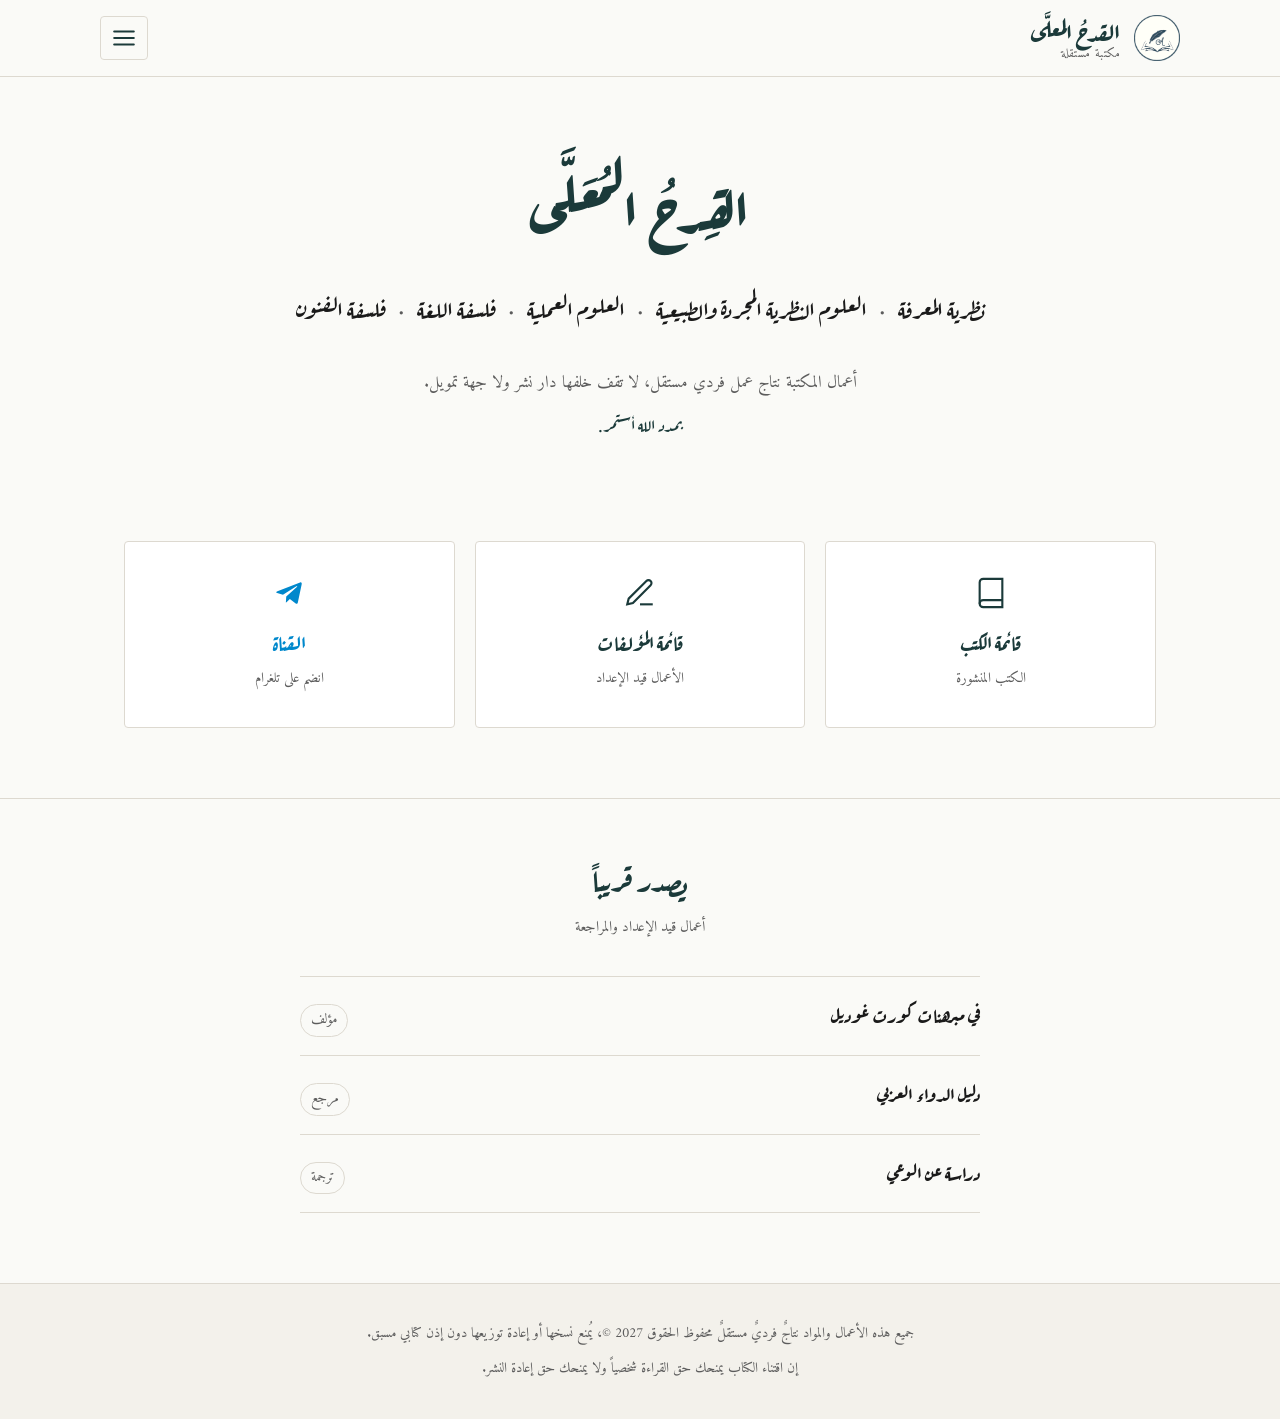
<file: index.html>
<!DOCTYPE html>
<html lang="ar" dir="rtl">
<head>
<meta charset="UTF-8">
<meta name="viewport" content="width=device-width, initial-scale=1.0">
<title>القدحُ المعلَّى — مكتبة مستقلة</title>
<link rel="preconnect" href="https://fonts.googleapis.com">
<link rel="preconnect" href="https://fonts.gstatic.com" crossorigin>
<link href="https://fonts.googleapis.com/css2?family=Aref+Ruqaa:wght@400;700&family=Amiri:wght@400;700&display=swap" rel="stylesheet">
<link rel="stylesheet" href="style.css">
</head>
<body>

<header class="site-header">
  <div class="container header-inner">
    <a href="index.html" class="brand">
      <img src="logo.png" alt="شعار المكتبة" class="logo"
           onerror="this.style.display='none'; this.nextElementSibling.style.display='block';">
      <svg class="logo" style="display:none;" viewBox="0 0 100 100" fill="none" aria-hidden="true">
        <circle cx="50" cy="50" r="46" stroke="currentColor" stroke-width="2.5"/>
        <path d="M50 24 L66 52 L57 52 L57 76 L43 76 L43 52 L34 52 Z" fill="currentColor"/>
      </svg>
      <div class="brand-text">
        <span class="brand-name">القدحُ المعلَّى</span>
        <span class="brand-sub">مكتبة مستقلة</span>
      </div>
    </a>
    <button class="menu-toggle" aria-label="القائمة" onclick="document.getElementById('menuDropdown').classList.toggle('open')">
      <svg width="26" height="26" viewBox="0 0 24 24" fill="none" stroke="currentColor" stroke-width="2" stroke-linecap="round">
        <line x1="3" y1="6" x2="21" y2="6"/><line x1="3" y1="12" x2="21" y2="12"/><line x1="3" y1="18" x2="21" y2="18"/>
      </svg>
    </button>
  </div>
  <div class="menu-dropdown" id="menuDropdown">
    <a href="index.html">الرئيسية</a>
    <a href="books.html">الكتب</a>
    <a href="articles.html">المقالات</a>
    <a href="about.html">عن المكتبة</a>
  </div>
</header>

<main>
  <section class="hero">
    <div class="container">
      <h1 class="hero-title">القِدحُ المُعَلَّى</h1>
      <p class="hero-topics">
        نظرية المعرفة <span class="sep">·</span>
        العلوم النظرية المجردة والطبيعية <span class="sep">·</span>
        العلوم العملية <span class="sep">·</span>
        فلسفة اللغة <span class="sep">·</span>
        فلسفة الفنون
      </p>
      <div class="hero-note">
        <p>أعمال المكتبة نتاج عمل فردي مستقل، لا تقف خلفها دار نشر ولا جهة تمويل.</p>
        <span class="blessing">بمدد الله أستمر.</span>
      </div>
    </div>
  </section>

  <div class="container">
    <div class="quick-cards">
      <a href="books.html" class="quick-card">
        <svg class="icon" viewBox="0 0 24 24" fill="none" stroke="currentColor" stroke-width="1.5">
          <path d="M4 19.5A2.5 2.5 0 0 1 6.5 17H20"/>
          <path d="M6.5 2H20v20H6.5A2.5 2.5 0 0 1 4 19.5v-15A2.5 2.5 0 0 1 6.5 2z"/>
        </svg>
        <span class="card-label">قائمة الكتب</span>
        <span class="card-desc">الكتب المنشورة</span>
      </a>
      <a href="books.html" class="quick-card">
        <svg class="icon" viewBox="0 0 24 24" fill="none" stroke="currentColor" stroke-width="1.5">
          <path d="M12 20h9"/>
          <path d="M16.5 3.5a2.121 2.121 0 0 1 3 3L7 19l-4 1 1-4L16.5 3.5z"/>
        </svg>
        <span class="card-label">قائمة المؤلفات</span>
        <span class="card-desc">الأعمال قيد الإعداد</span>
      </a>
      <a href="https://t.me/BlessedArrowlibrary" target="_blank" rel="noopener" class="quick-card telegram">
        <svg class="icon" viewBox="0 0 24 24" fill="currentColor">
          <path d="M9.78 18.65l.28-4.23 7.68-6.92c.34-.31-.07-.46-.52-.19L7.74 13.3 3.64 12c-.88-.25-.89-.86.2-1.3l15.97-6.16c.73-.33 1.43.18 1.15 1.3l-2.72 12.81c-.19.91-.74 1.13-1.5.71L12.6 16.3l-1.99 1.93c-.23.23-.42.42-.83.42z"/>
        </svg>
        <span class="card-label">القناة</span>
        <span class="card-desc">انضم على تلغرام</span>
      </a>
    </div>
  </div>

  <section class="upcoming">
    <div class="container">
      <h2 class="section-title">يصدر قريباً</h2>
      <p class="section-subtitle">أعمال قيد الإعداد والمراجعة</p>
      <div class="upcoming-list">
        <div class="upcoming-item">
          <span class="upcoming-title">في مبرهنات كورت غوديل</span>
          <span class="upcoming-type">مؤلف</span>
        </div>
        <div class="upcoming-item">
          <span class="upcoming-title">دليل الدواء العربي</span>
          <span class="upcoming-type">مرجع</span>
        </div>
        <div class="upcoming-item">
          <span class="upcoming-title">دراسة عن الوعي</span>
          <span class="upcoming-type">ترجمة</span>
        </div>
      </div>
    </div>
  </section>
</main>

<footer class="site-footer">
  <div class="container">
    <div class="footer-text">
      <p>جميع هذه الأعمال والمواد نتاجٌ فرديٌ مستقلٌ محفوظ الحقوق 2027 ©، يُمنع نسخها أو إعادة توزيعها دون إذن كتابي مسبق.</p>
      <p>إن اقتناء الكتاب يمنحك حق القراءة شخصياً ولا يمنحك حق إعادة النشر.</p>
    </div>
  </div>
</footer>

</body>
  </html>
</file>
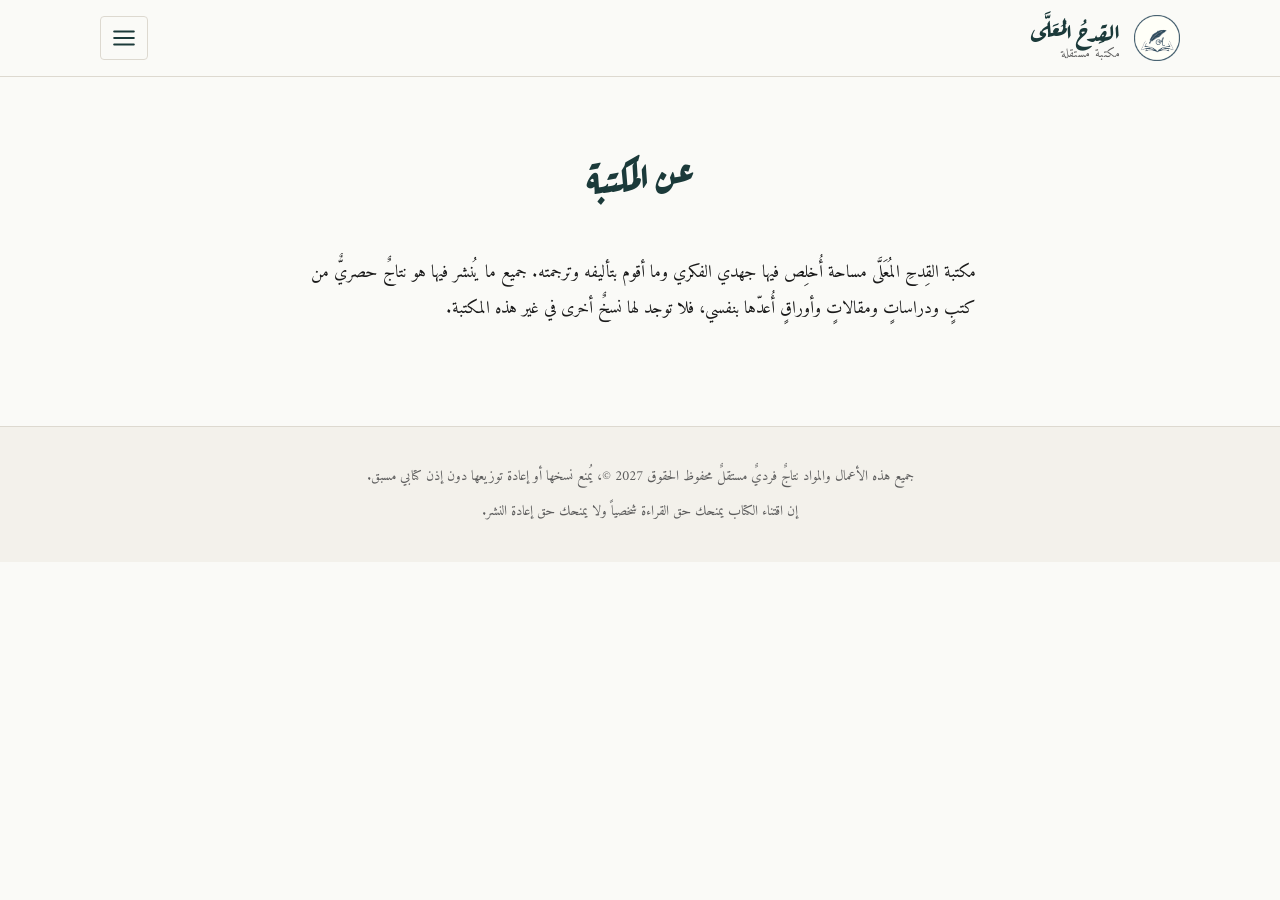
<file: about.html>
<!DOCTYPE html>
<html lang="ar" dir="rtl">
<head>
<meta charset="UTF-8">
<meta name="viewport" content="width=device-width, initial-scale=1.0">
<title>عن المكتبة — القِدحُ المُعَلَّى</title>
<link rel="preconnect" href="https://fonts.googleapis.com">
<link rel="preconnect" href="https://fonts.gstatic.com" crossorigin>
<link href="https://fonts.googleapis.com/css2?family=Aref+Ruqaa:wght@400;700&family=Amiri:wght@400;700&display=swap" rel="stylesheet">
<link rel="stylesheet" href="style.css">
</head>
<body>

<header class="site-header">
  <div class="container header-inner">
    <a href="index.html" class="brand">
      <img src="logo.png" alt="شعار المكتبة" class="logo"
           onerror="this.style.display='none'; this.nextElementSibling.style.display='block';">
      <svg class="logo" style="display:none;" viewBox="0 0 100 100" fill="none" aria-hidden="true">
        <circle cx="50" cy="50" r="46" stroke="currentColor" stroke-width="2.5"/>
        <path d="M50 24 L66 52 L57 52 L57 76 L43 76 L43 52 L34 52 Z" fill="currentColor"/>
      </svg>
      <div class="brand-text">
        <span class="brand-name">القِدحُ المُعَلَّى</span>
        <span class="brand-sub">مكتبة مستقلة</span>
      </div>
    </a>
    <button class="menu-toggle" aria-label="القائمة" onclick="document.getElementById('menuDropdown').classList.toggle('open')">
      <svg width="26" height="26" viewBox="0 0 24 24" fill="none" stroke="currentColor" stroke-width="2" stroke-linecap="round">
        <line x1="3" y1="6" x2="21" y2="6"/><line x1="3" y1="12" x2="21" y2="12"/><line x1="3" y1="18" x2="21" y2="18"/>
      </svg>
    </button>
  </div>
  <div class="menu-dropdown" id="menuDropdown">
    <a href="index.html">الرئيسية</a>
    <a href="books.html">الكتب</a>
    <a href="articles.html">المقالات</a>
    <a href="about.html">عن المكتبة</a>
  </div>
</header>

<main>
  <div class="about-page">
    <h1 class="page-title" style="text-align:center;margin-bottom:40px;">عن المكتبة</h1>
    <div class="about-content">
      <p>مكتبة القِدحِ المُعَلَّى مساحة أُخلِص فيها جهدي الفكري وما أقوم بتأليفه وترجمته. جميع ما يُنشر فيها هو نتاجٌ حصريٌّ من كتبٍ ودراساتٍ ومقالاتٍ وأوراقٍ أُعدّها بنفسي، فلا توجد لها نسخٌ أخرى في غير هذه المكتبة.</p>
    </div>
  </div>
</main>

<footer class="site-footer">
  <div class="container">
    <div class="footer-text">
      <p>جميع هذه الأعمال والمواد نتاجٌ فرديٌ مستقلٌ محفوظ الحقوق 2027 ©، يُمنع نسخها أو إعادة توزيعها دون إذن كتابي مسبق.</p>
      <p>إن اقتناء الكتاب يمنحك حق القراءة شخصياً ولا يمنحك حق إعادة النشر.</p>
    </div>
  </div>
</footer>

</body>
</html>
</file>
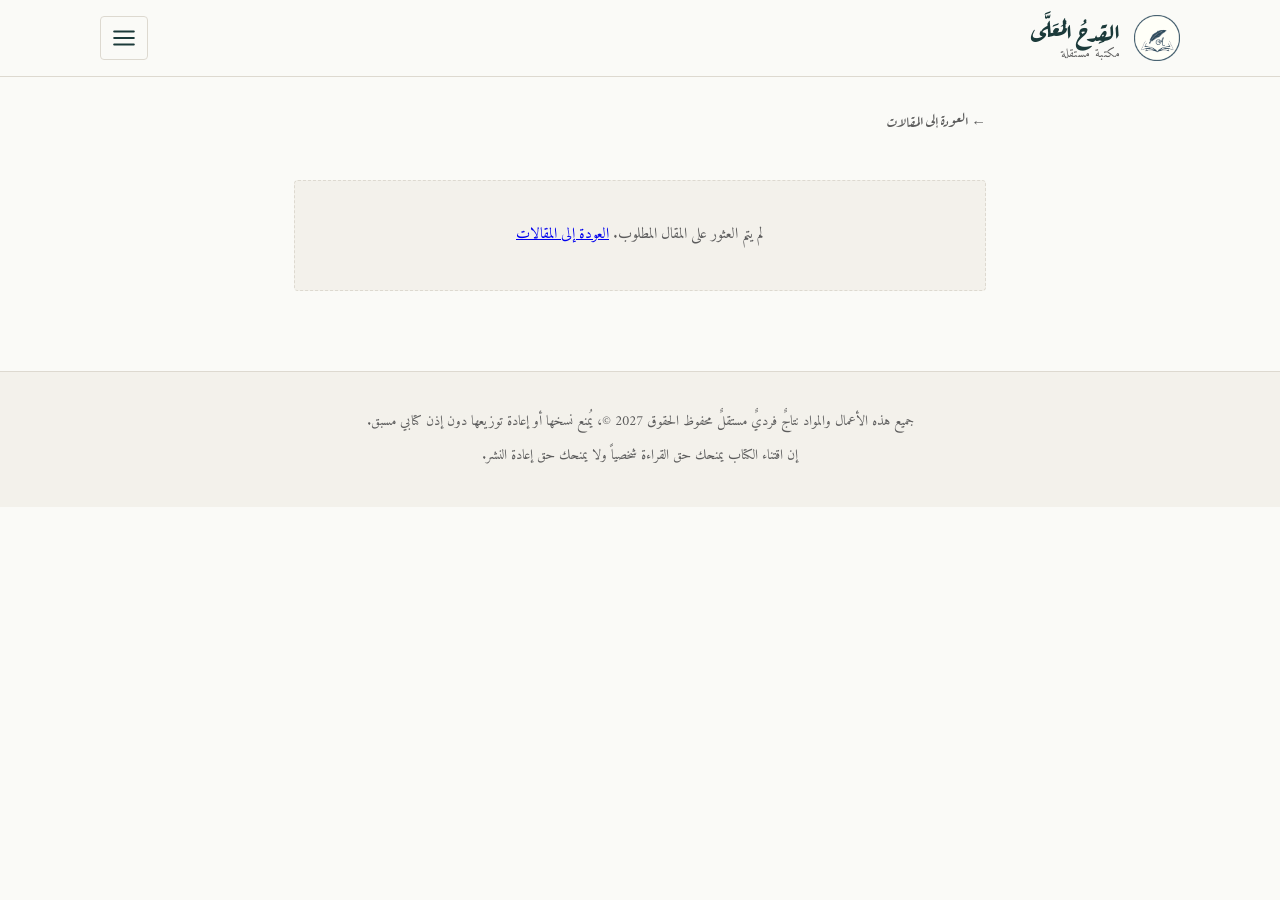
<file: article.html>
<!DOCTYPE html>
<html lang="ar" dir="rtl">
<head>
<meta charset="UTF-8">
<meta name="viewport" content="width=device-width, initial-scale=1.0">
<title>المقال — القِدحُ المُعَلَّى</title>
<link rel="preconnect" href="https://fonts.googleapis.com">
<link rel="preconnect" href="https://fonts.gstatic.com" crossorigin>
<link href="https://fonts.googleapis.com/css2?family=Aref+Ruqaa:wght@400;700&family=Amiri:wght@400;700&display=swap" rel="stylesheet">
<link rel="stylesheet" href="style.css">
</head>
<body>

<header class="site-header">
  <div class="container header-inner">
    <a href="index.html" class="brand">
      <img src="logo.png" alt="شعار المكتبة" class="logo"
           onerror="this.style.display='none'; this.nextElementSibling.style.display='block';">
      <svg class="logo" style="display:none;" viewBox="0 0 100 100" fill="none" aria-hidden="true">
        <circle cx="50" cy="50" r="46" stroke="currentColor" stroke-width="2.5"/>
        <path d="M50 24 L66 52 L57 52 L57 76 L43 76 L43 52 L34 52 Z" fill="currentColor"/>
      </svg>
      <div class="brand-text">
        <span class="brand-name">القِدحُ المُعَلَّى</span>
        <span class="brand-sub">مكتبة مستقلة</span>
      </div>
    </a>
    <button class="menu-toggle" aria-label="القائمة" onclick="document.getElementById('menuDropdown').classList.toggle('open')">
      <svg width="26" height="26" viewBox="0 0 24 24" fill="none" stroke="currentColor" stroke-width="2" stroke-linecap="round">
        <line x1="3" y1="6" x2="21" y2="6"/><line x1="3" y1="12" x2="21" y2="12"/><line x1="3" y1="18" x2="21" y2="18"/>
      </svg>
    </button>
  </div>
  <div class="menu-dropdown" id="menuDropdown">
    <a href="index.html">الرئيسية</a>
    <a href="books.html">الكتب</a>
    <a href="articles.html">المقالات</a>
    <a href="about.html">عن المكتبة</a>
  </div>
</header>

<main>
  <a href="articles.html" class="back-link" style="max-width:740px;margin:30px auto 0;display:block;padding:0 24px;">← العودة إلى المقالات</a>
  <div class="article-page" id="articlePage"></div>
</main>

<footer class="site-footer">
  <div class="container">
    <div class="footer-text">
      <p>جميع هذه الأعمال والمواد نتاجٌ فرديٌ مستقلٌ محفوظ الحقوق 2027 ©، يُمنع نسخها أو إعادة توزيعها دون إذن كتابي مسبق.</p>
      <p>إن اقتناء الكتاب يمنحك حق القراءة شخصياً ولا يمنحك حق إعادة النشر.</p>
    </div>
  </div>
</footer>

<script src="data.js"></script>
<script>
  const params = new URLSearchParams(window.location.search);
  const id = params.get('id');
  const art = libraryData.articles[id];
  const container = document.getElementById('articlePage');

  if (!art) {
    container.innerHTML = '<div class="placeholder-note">لم يتم العثور على المقال المطلوب. <a href="articles.html">العودة إلى المقالات</a></div>';
  } else {
    document.title = art.title + ' — القِدحُ المُعَلَّى';
    const content = art.content
      ? `<div class="article-page-content">${art.content}</div>`
      : '<div class="placeholder-note">نص المقال قيد الإعداد وسيُنشر قريباً بإذن الله.</div>';

    container.innerHTML = `
      <div class="article-page-cat">${art.category}</div>
      <h1 class="article-page-title">${art.title}</h1>
      ${content}
    `;
  }
</script>
</body>
</html>
</file>
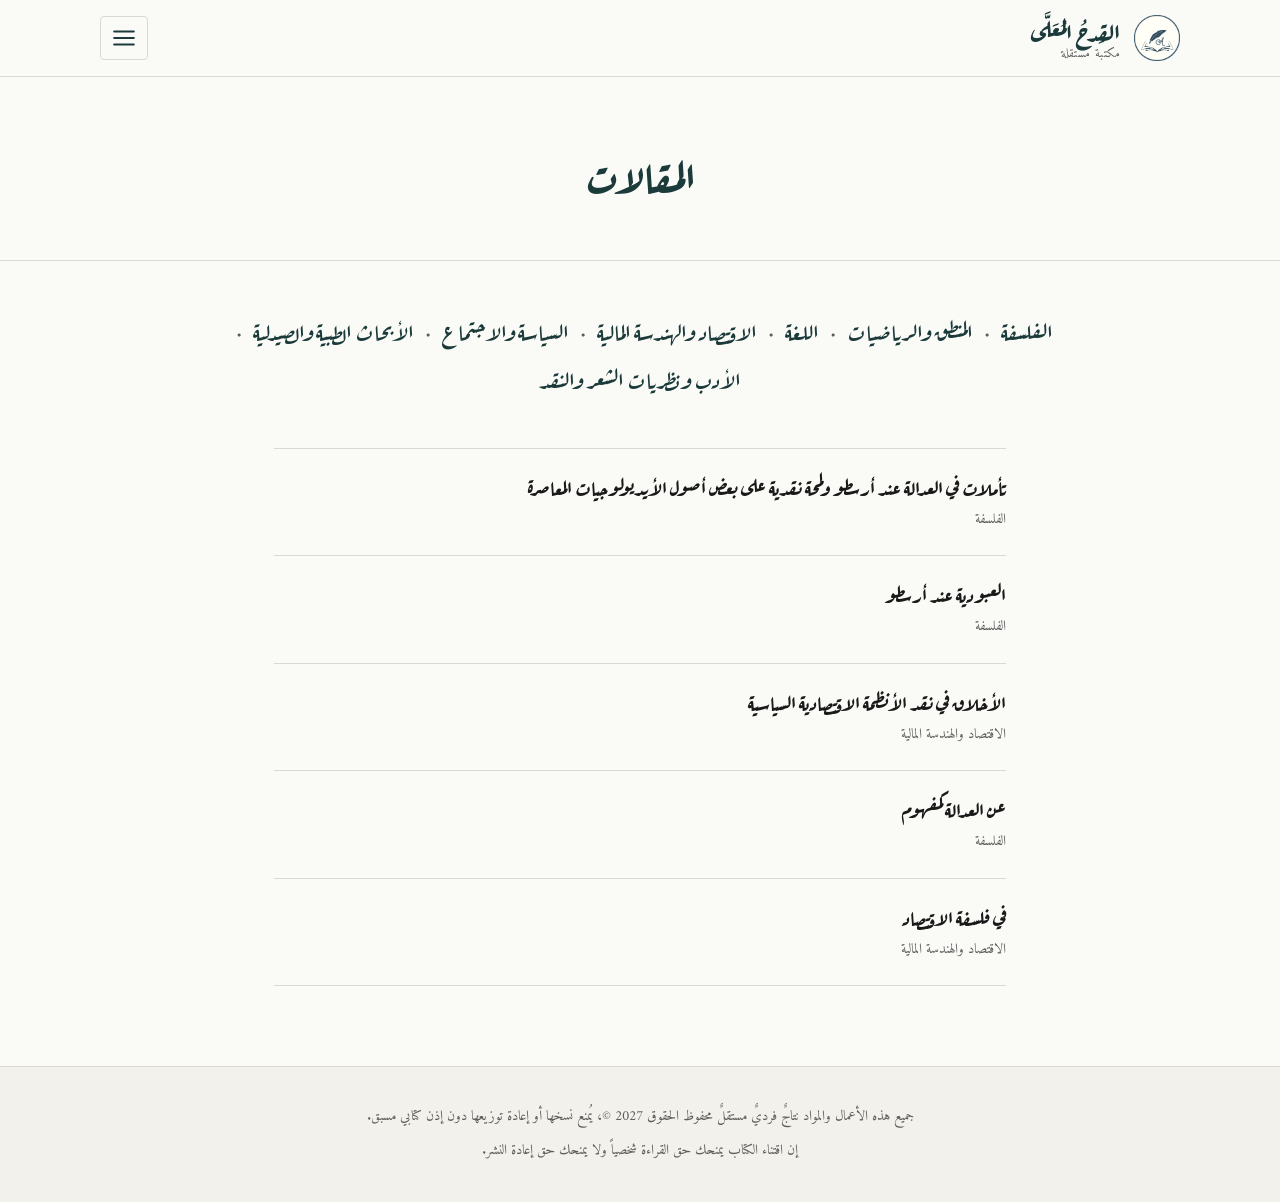
<file: articles.html>
<!DOCTYPE html>
<html lang="ar" dir="rtl">
<head>
<meta charset="UTF-8">
<meta name="viewport" content="width=device-width, initial-scale=1.0">
<title>المقالات — القِدحُ المُعَلَّى</title>
<link rel="preconnect" href="https://fonts.googleapis.com">
<link rel="preconnect" href="https://fonts.gstatic.com" crossorigin>
<link href="https://fonts.googleapis.com/css2?family=Aref+Ruqaa:wght@400;700&family=Amiri:wght@400;700&display=swap" rel="stylesheet">
<link rel="stylesheet" href="style.css">
</head>
<body>

<header class="site-header">
  <div class="container header-inner">
    <a href="index.html" class="brand">
      <img src="logo.png" alt="شعار المكتبة" class="logo"
           onerror="this.style.display='none'; this.nextElementSibling.style.display='block';">
      <svg class="logo" style="display:none;" viewBox="0 0 100 100" fill="none" aria-hidden="true">
        <circle cx="50" cy="50" r="46" stroke="currentColor" stroke-width="2.5"/>
        <path d="M50 24 L66 52 L57 52 L57 76 L43 76 L43 52 L34 52 Z" fill="currentColor"/>
      </svg>
      <div class="brand-text">
        <span class="brand-name">القِدحُ المُعَلَّى</span>
        <span class="brand-sub">مكتبة مستقلة</span>
      </div>
    </a>
    <button class="menu-toggle" aria-label="القائمة" onclick="document.getElementById('menuDropdown').classList.toggle('open')">
      <svg width="26" height="26" viewBox="0 0 24 24" fill="none" stroke="currentColor" stroke-width="2" stroke-linecap="round">
        <line x1="3" y1="6" x2="21" y2="6"/><line x1="3" y1="12" x2="21" y2="12"/><line x1="3" y1="18" x2="21" y2="18"/>
      </svg>
    </button>
  </div>
  <div class="menu-dropdown" id="menuDropdown">
    <a href="index.html">الرئيسية</a>
    <a href="books.html">الكتب</a>
    <a href="articles.html">المقالات</a>
    <a href="about.html">عن المكتبة</a>
  </div>
</header>

<main>
  <div class="page-header">
    <h1 class="page-title">المقالات</h1>
  </div>

  <div class="articles-categories">
    الفلسفة <span class="sep">·</span>
    المنطق والرياضيات <span class="sep">·</span>
    اللغة <span class="sep">·</span>
    الاقتصاد والهندسة المالية <span class="sep">·</span>
    السياسة والاجتماع <span class="sep">·</span>
    الأبحاث الطبية والصيدلية <span class="sep">·</span>
    الأدب ونظريات الشعر والنقد
  </div>

  <div class="articles-list" id="articlesList"></div>
</main>

<footer class="site-footer">
  <div class="container">
    <div class="footer-text">
      <p>جميع هذه الأعمال والمواد نتاجٌ فرديٌ مستقلٌ محفوظ الحقوق 2027 ©، يُمنع نسخها أو إعادة توزيعها دون إذن كتابي مسبق.</p>
      <p>إن اقتناء الكتاب يمنحك حق القراءة شخصياً ولا يمنحك حق إعادة النشر.</p>
    </div>
  </div>
</footer>

<script src="data.js"></script>
<script>
  const list = document.getElementById('articlesList');
  const entries = Object.entries(libraryData.articles);

  if (entries.length === 0) {
    list.innerHTML = '<div class="placeholder-note">لا توجد مقالات بعد.</div>';
  } else {
    entries.forEach(([id, art]) => {
      const a = document.createElement('a');
      a.href = `article.html?id=${id}`;
      a.className = 'article-item';
      a.innerHTML = `
        <div class="article-item-title">${art.title}</div>
        <div class="article-item-cat">${art.category}</div>
      `;
      list.appendChild(a);
    });
  }
</script>
</body>
</html>
</file>
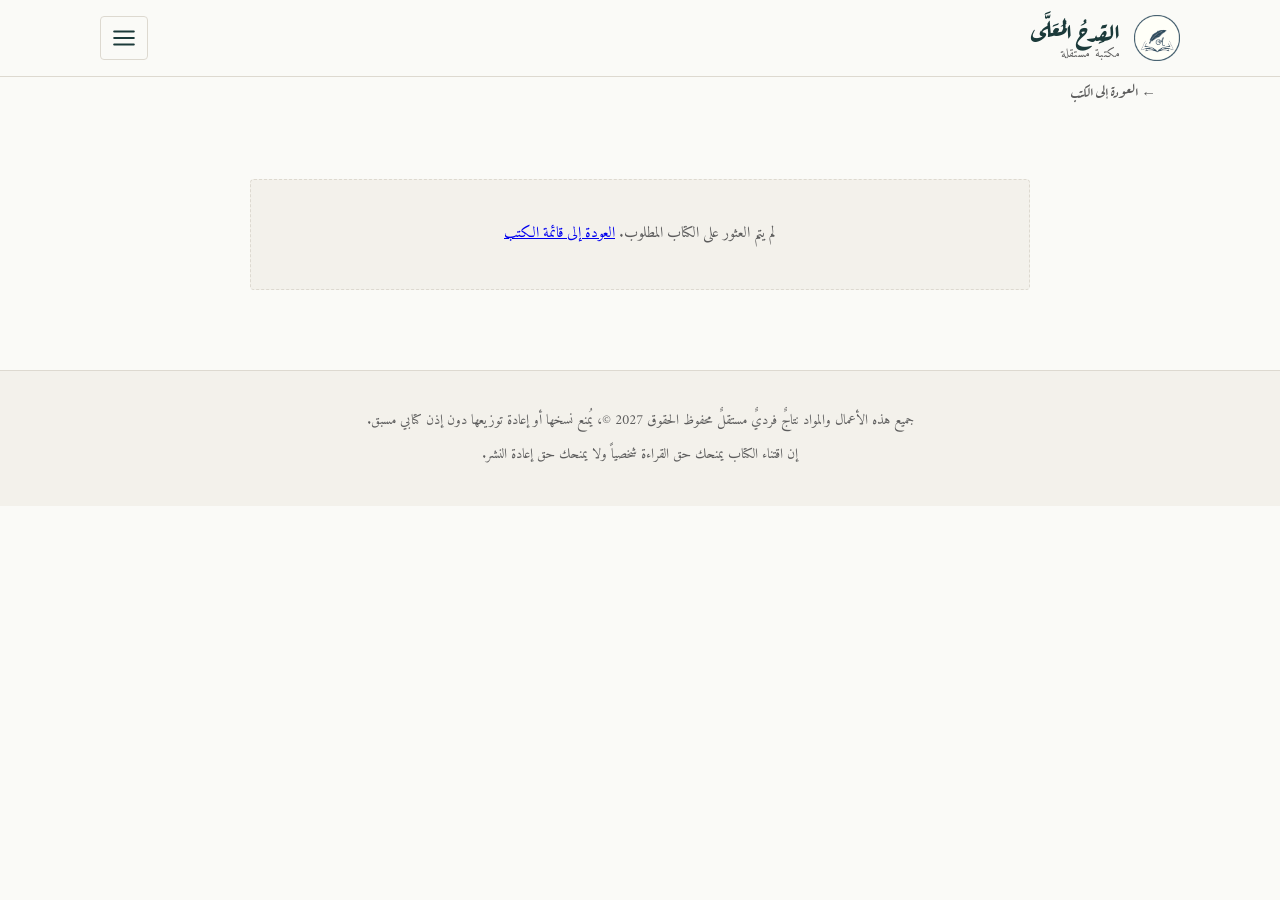
<file: book.html>
<!DOCTYPE html>
<html lang="ar" dir="rtl">
<head>
<meta charset="UTF-8">
<meta name="viewport" content="width=device-width, initial-scale=1.0">
<title>الكتاب — القِدحُ المُعَلَّى</title>
<link rel="preconnect" href="https://fonts.googleapis.com">
<link rel="preconnect" href="https://fonts.gstatic.com" crossorigin>
<link href="https://fonts.googleapis.com/css2?family=Aref+Ruqaa:wght@400;700&family=Amiri:wght@400;700&display=swap" rel="stylesheet">
<link rel="stylesheet" href="style.css">
</head>
<body>

<header class="site-header">
  <div class="container header-inner">
    <a href="index.html" class="brand">
      <img src="logo.png" alt="شعار المكتبة" class="logo"
           onerror="this.style.display='none'; this.nextElementSibling.style.display='block';">
      <svg class="logo" style="display:none;" viewBox="0 0 100 100" fill="none" aria-hidden="true">
        <circle cx="50" cy="50" r="46" stroke="currentColor" stroke-width="2.5"/>
        <path d="M50 24 L66 52 L57 52 L57 76 L43 76 L43 52 L34 52 Z" fill="currentColor"/>
      </svg>
      <div class="brand-text">
        <span class="brand-name">القِدحُ المُعَلَّى</span>
        <span class="brand-sub">مكتبة مستقلة</span>
      </div>
    </a>
    <button class="menu-toggle" aria-label="القائمة" onclick="document.getElementById('menuDropdown').classList.toggle('open')">
      <svg width="26" height="26" viewBox="0 0 24 24" fill="none" stroke="currentColor" stroke-width="2" stroke-linecap="round">
        <line x1="3" y1="6" x2="21" y2="6"/><line x1="3" y1="12" x2="21" y2="12"/><line x1="3" y1="18" x2="21" y2="18"/>
      </svg>
    </button>
  </div>
  <div class="menu-dropdown" id="menuDropdown">
    <a href="index.html">الرئيسية</a>
    <a href="books.html">الكتب</a>
    <a href="articles.html">المقالات</a>
    <a href="about.html">عن المكتبة</a>
  </div>
</header>

<main>
  <div class="container">
    <a href="books.html" class="back-link">← العودة إلى الكتب</a>
    <div class="book-page" id="bookPage"></div>
  </div>
</main>

<footer class="site-footer">
  <div class="container">
    <div class="footer-text">
      <p>جميع هذه الأعمال والمواد نتاجٌ فرديٌ مستقلٌ محفوظ الحقوق 2027 ©، يُمنع نسخها أو إعادة توزيعها دون إذن كتابي مسبق.</p>
      <p>إن اقتناء الكتاب يمنحك حق القراءة شخصياً ولا يمنحك حق إعادة النشر.</p>
    </div>
  </div>
</footer>

<script src="data.js"></script>
<script>
  const params = new URLSearchParams(window.location.search);
  const id = params.get('id');
  const book = libraryData.books[id];
  const container = document.getElementById('bookPage');

  if (!book) {
    container.innerHTML = '<div class="placeholder-note">لم يتم العثور على الكتاب المطلوب. <a href="books.html">العودة إلى قائمة الكتب</a></div>';
  } else {
    document.title = book.title + ' — القِدحُ المُعَلَّى';
    const quotesHtml = (book.quotes && book.quotes.length)
      ? '<h2>اقتباسات</h2>' + book.quotes.map(q => `<div class="quote-block">${q}</div>`).join('')
      : '';

    container.innerHTML = `
      <div class="book-page-header">
        <img src="${book.cover}" alt="غلاف ${book.title}" class="book-page-cover" onerror="this.style.visibility='hidden'">
        <div class="book-page-info">
          <h1 class="book-page-title">${book.title}</h1>
          <div class="book-page-meta">${book.type} · ${book.status === 'published' ? 'منشور' : 'قريباً'}</div>
        </div>
      </div>
      <div class="book-page-content">
        <h2>ملخص الكتاب</h2>
        <p>${book.description}</p>
        <h2>نبذة عن المحتوى</h2>
        <p>${book.contentOverview}</p>
        ${quotesHtml}
      </div>
    `;
  }
</script>
</body>
</html>
</file>
<file: style.css>
:root {
  --bg: #fafaf7;
  --bg-alt: #f3f1eb;
  --text: #1a1a1a;
  --text-muted: #5c5c5c;
  --accent: #1b3a3a;
  --accent-light: #2d5252;
  --border: #ddd9d0;
  --card-bg: #ffffff;
  --telegram: #0088cc;
  --max-width: 1080px;
  --font-display: 'Aref Ruqaa', serif;
  --font-body: 'Amiri', 'Aref Ruqaa', serif;
}

* { box-sizing: border-box; margin: 0; padding: 0; }
html { scroll-behavior: smooth; }

body {
  font-family: var(--font-body);
  background: var(--bg);
  color: var(--text);
  line-height: 1.9;
  font-size: 18px;
  -webkit-font-smoothing: antialiased;
}

.container { max-width: var(--max-width); margin: 0 auto; padding: 0 24px; }

/* ============ HEADER ============ */
.site-header {
  border-bottom: 1px solid var(--border);
  position: sticky; top: 0; z-index: 100;
  background: rgba(250, 250, 247, 0.96);
  backdrop-filter: blur(8px);
}
.header-inner {
  display: flex; align-items: center; justify-content: space-between;
  padding: 14px 0; gap: 18px;
}
.brand { display: flex; align-items: center; gap: 14px; text-decoration: none; color: var(--text); }
.logo { width: 46px; height: 46px; object-fit: contain; flex-shrink: 0; color: var(--accent); }
.brand-text { display: flex; flex-direction: column; line-height: 1.3; }
.brand-name {
  font-family: var(--font-display); font-size: 1.55rem; font-weight: 700;
  color: var(--accent);
}
.brand-sub { font-family: var(--font-body); font-size: 0.78rem; color: var(--text-muted); letter-spacing: 0.4px; }

.menu-toggle {
  background: none; border: 1px solid var(--border); border-radius: 4px;
  cursor: pointer; color: var(--accent); padding: 8px 10px; display: flex;
  transition: all 0.2s;
}
.menu-toggle:hover { background: var(--bg-alt); }

.menu-dropdown {
  display: none; background: var(--card-bg);
  border-top: 1px solid var(--border);
  box-shadow: 0 10px 24px rgba(0,0,0,0.05);
}
.menu-dropdown.open { display: block; }
.menu-dropdown a {
  display: block; padding: 14px 24px;
  font-family: var(--font-display); font-size: 1.05rem;
  color: var(--text); text-decoration: none; border-bottom: 1px solid var(--border);
  transition: all 0.15s;
}
.menu-dropdown a:last-child { border-bottom: none; }
.menu-dropdown a:hover { background: var(--bg-alt); color: var(--accent); padding-right: 30px; }

/* ============ HERO ============ */
.hero { padding: 70px 0 50px; text-align: center; }
.hero-title {
  font-family: var(--font-display); font-size: clamp(2.4rem, 6vw, 3.8rem);
  font-weight: 700; color: var(--accent); margin-bottom: 22px; letter-spacing: 1px;
}
.hero-topics {
  font-family: var(--font-display); font-size: clamp(1.05rem, 2.4vw, 1.5rem);
  color: var(--text); margin-bottom: 36px; line-height: 1.9;
  max-width: 920px; margin-left: auto; margin-right: auto;
}
.sep { color: var(--text-muted); margin: 0 8px; font-weight: 400; }
.hero-note {
  font-family: var(--font-body); font-size: 1.05rem; color: var(--text-muted);
  max-width: 620px; margin: 0 auto; line-height: 2;
}
.blessing {
  display: block; margin-top: 6px;
  color: var(--accent); font-family: var(--font-display); font-size: 1.1rem;
}

/* ============ QUICK CARDS ============ */
.quick-cards {
  display: grid; grid-template-columns: repeat(3, 1fr); gap: 20px;
  margin: 50px 0 70px;
}
.quick-card {
  display: flex; flex-direction: column; align-items: center; justify-content: center;
  padding: 34px 20px; background: var(--card-bg);
  border: 1px solid var(--border); border-radius: 4px;
  text-decoration: none; color: var(--text);
  transition: all 0.25s; text-align: center; min-height: 150px;
}
.quick-card:hover {
  transform: translateY(-4px); box-shadow: 0 10px 28px rgba(0,0,0,0.07);
  border-color: var(--accent);
}
.quick-card .icon { width: 34px; height: 34px; color: var(--accent); margin-bottom: 12px; }
.quick-card .card-label {
  font-family: var(--font-display); font-size: 1.3rem; font-weight: 700; color: var(--accent);
}
.quick-card .card-desc { font-size: 0.88rem; color: var(--text-muted); margin-top: 4px; }
.quick-card.telegram .icon { color: var(--telegram); }
.quick-card.telegram:hover { border-color: var(--telegram); }
.quick-card.telegram .card-label { color: var(--telegram); }

/* ============ UPCOMING ============ */
.upcoming { padding: 50px 0 70px; border-top: 1px solid var(--border); }
.section-title {
  font-family: var(--font-display); font-size: 1.9rem; font-weight: 700;
  color: var(--accent); margin-bottom: 8px; text-align: center;
}
.section-subtitle { text-align: center; color: var(--text-muted); margin-bottom: 34px; font-size: 0.92rem; }
.upcoming-list { max-width: 680px; margin: 0 auto; }
.upcoming-item {
  display: flex; justify-content: space-between; align-items: baseline;
  padding: 18px 0; border-bottom: 1px solid var(--border); gap: 18px;
}
.upcoming-item:first-child { border-top: 1px solid var(--border); }
.upcoming-title { font-family: var(--font-display); font-size: 1.22rem; font-weight: 700; color: var(--text); }
.upcoming-type {
  font-family: var(--font-body); font-size: 0.88rem; color: var(--text-muted);
  white-space: nowrap; border: 1px solid var(--border); padding: 2px 10px; border-radius: 20px;
}

/* ============ FOOTER ============ */
.site-footer { border-top: 1px solid var(--border); padding: 36px 0; background: var(--bg-alt); }
.footer-text { font-size: 0.88rem; color: var(--text-muted); text-align: center; max-width: 820px; margin: 0 auto; line-height: 2; }
.footer-text p + p { margin-top: 6px; }

/* ============ PAGE HEADER ============ */
.page-header { padding: 55px 0 35px; text-align: center; border-bottom: 1px solid var(--border); margin-bottom: 45px; }
.page-title {
  font-family: var(--font-display); font-size: clamp(1.9rem, 4vw, 2.7rem);
  font-weight: 700; color: var(--accent); margin-bottom: 10px;
}
.page-desc { color: var(--text-muted); max-width: 680px; margin: 0 auto; font-size: 0.95rem; }

/* ============ BOOKS LIST ============ */
.books-list { max-width: 780px; margin: 0 auto 80px; }
.book-details {
  border: 1px solid var(--border); border-radius: 4px; margin-bottom: 14px;
  background: var(--card-bg); overflow: hidden; transition: border-color 0.2s;
}
.book-details[open] { border-color: var(--accent); }
.book-summary {
  display: flex; align-items: center; gap: 18px; padding: 15px 20px;
  cursor: pointer; list-style: none; transition: background 0.15s;
}
.book-summary::-webkit-details-marker { display: none; }
.book-summary:hover { background: var(--bg-alt); }
.book-thumb {
  width: 56px; height: 80px; object-fit: cover; border-radius: 2px;
  background: var(--bg-alt); flex-shrink: 0;
}
.book-summary-text { flex-grow: 1; }
.book-summary-title { font-family: var(--font-display); font-size: 1.18rem; font-weight: 700; color: var(--text); }
.book-summary-meta { font-size: 0.83rem; color: var(--text-muted); margin-top: 3px; }
.book-expand-icon { color: var(--text-muted); transition: transform 0.25s; flex-shrink: 0; }
.book-details[open] .book-expand-icon { transform: rotate(180deg); }
.book-body { padding: 0 20px 24px; display: flex; gap: 24px; flex-wrap: wrap; border-top: 1px solid var(--border); margin-top: 4px; padding-top: 20px; }
.book-body-cover {
  width: 170px; height: 240px; object-fit: cover; border-radius: 4px;
  background: var(--bg-alt); flex-shrink: 0; box-shadow: 0 6px 20px rgba(0,0,0,0.08);
}
.book-body-text { flex: 1; min-width: 220px; }
.book-body-text p { margin-bottom: 14px; font-size: 1rem; color: var(--text); }
.book-read-link {
  display: inline-flex; align-items: center; gap: 8px; margin-top: 6px;
  padding: 9px 22px; background: var(--accent); color: #fff;
  text-decoration: none; border-radius: 4px; font-family: var(--font-display);
  font-size: 0.98rem; transition: background 0.2s;
}
.book-read-link:hover { background: var(--accent-light); }

/* ============ BOOK PAGE ============ */
.book-page { max-width: 780px; margin: 0 auto; padding: 45px 0 80px; }
.back-link {
  display: inline-block; margin-bottom: 28px; color: var(--text-muted);
  text-decoration: none; font-family: var(--font-display); font-size: 0.92rem;
  transition: color 0.2s;
}
.back-link:hover { color: var(--accent); }
.book-page-header { display: flex; gap: 34px; align-items: flex-start; margin-bottom: 36px; flex-wrap: wrap; }
.book-page-cover {
  width: 210px; height: 300px; object-fit: cover; border-radius: 4px;
  background: var(--bg-alt); flex-shrink: 0; box-shadow: 0 10px 30px rgba(0,0,0,0.12);
}
.book-page-info { flex: 1; min-width: 240px; }
.book-page-title { font-family: var(--font-display); font-size: 2rem; font-weight: 700; color: var(--accent); margin-bottom: 10px; line-height: 1.4; }
.book-page-meta { color: var(--text-muted); font-size: 0.92rem; }
.book-page-content p { margin-bottom: 16px; font-size: 1.05rem; line-height: 2; }
.book-page-content h2 {
  font-family: var(--font-display); font-size: 1.45rem; color: var(--accent);
  margin: 32px 0 14px;
}
.quote-block {
  border-right: 3px solid var(--accent); padding: 12px 20px; margin: 16px 0;
  background: var(--bg-alt); color: var(--text); border-radius: 0 4px 4px 0; font-size: 1.02rem;
}

/* ============ ARTICLES ============ */
.articles-categories {
  font-family: var(--font-display); font-size: clamp(1.1rem, 2.4vw, 1.45rem);
  color: var(--accent); text-align: center; line-height: 2.1;
  margin: 0 auto 45px; max-width: 920px; padding: 0 24px;
}
.articles-list { max-width: 780px; margin: 0 auto 80px; padding: 0 24px; }
.article-item {
  display: block; padding: 22px 0; border-bottom: 1px solid var(--border);
  text-decoration: none; color: var(--text); transition: padding 0.2s;
}
.article-item:first-child { border-top: 1px solid var(--border); }
.article-item:hover { padding-right: 12px; }
.article-item-title {
  font-family: var(--font-display); font-size: 1.28rem; font-weight: 700;
  color: var(--text); margin-bottom: 5px; transition: color 0.2s; line-height: 1.5;
}
.article-item:hover .article-item-title { color: var(--accent); }
.article-item-cat { font-size: 0.88rem; color: var(--text-muted); }

/* ============ ARTICLE PAGE ============ */
.article-page { max-width: 740px; margin: 0 auto; padding: 45px 24px 80px; }
.article-page-cat { font-size: 0.92rem; color: var(--text-muted); margin-bottom: 10px; text-align: center; }
.article-page-title {
  font-family: var(--font-display); font-size: clamp(1.7rem, 4vw, 2.3rem);
  font-weight: 700; color: var(--accent); text-align: center;
  margin-bottom: 36px; line-height: 1.55;
}
.article-page-content p { margin-bottom: 16px; font-size: 1.05rem; line-height: 2; }

/* ============ ABOUT ============ */
.about-page { max-width: 720px; margin: 0 auto; padding: 55px 24px 80px; }
.about-content p { margin-bottom: 18px; font-size: 1.1rem; line-height: 2.1; }

/* ============ MISC ============ */
.placeholder-note {
  text-align: center; padding: 40px 20px; background: var(--bg-alt);
  border: 1px dashed var(--border); border-radius: 4px;
  color: var(--text-muted); font-size: 0.95rem;
}

/* ============ RESPONSIVE ============ */
@media (max-width: 800px) {
  .quick-cards { grid-template-columns: 1fr; }
  .book-body-cover { width: 130px; height: 185px; }
  .book-page-cover { width: 150px; height: 215px; }
  .book-page-header { gap: 22px; }
  .upcoming-item { flex-direction: column; gap: 6px; align-items: flex-start; }
  .header-inner { padding: 12px 0; }
  .brand-name { font-size: 1.35rem; }
            }
</file>
